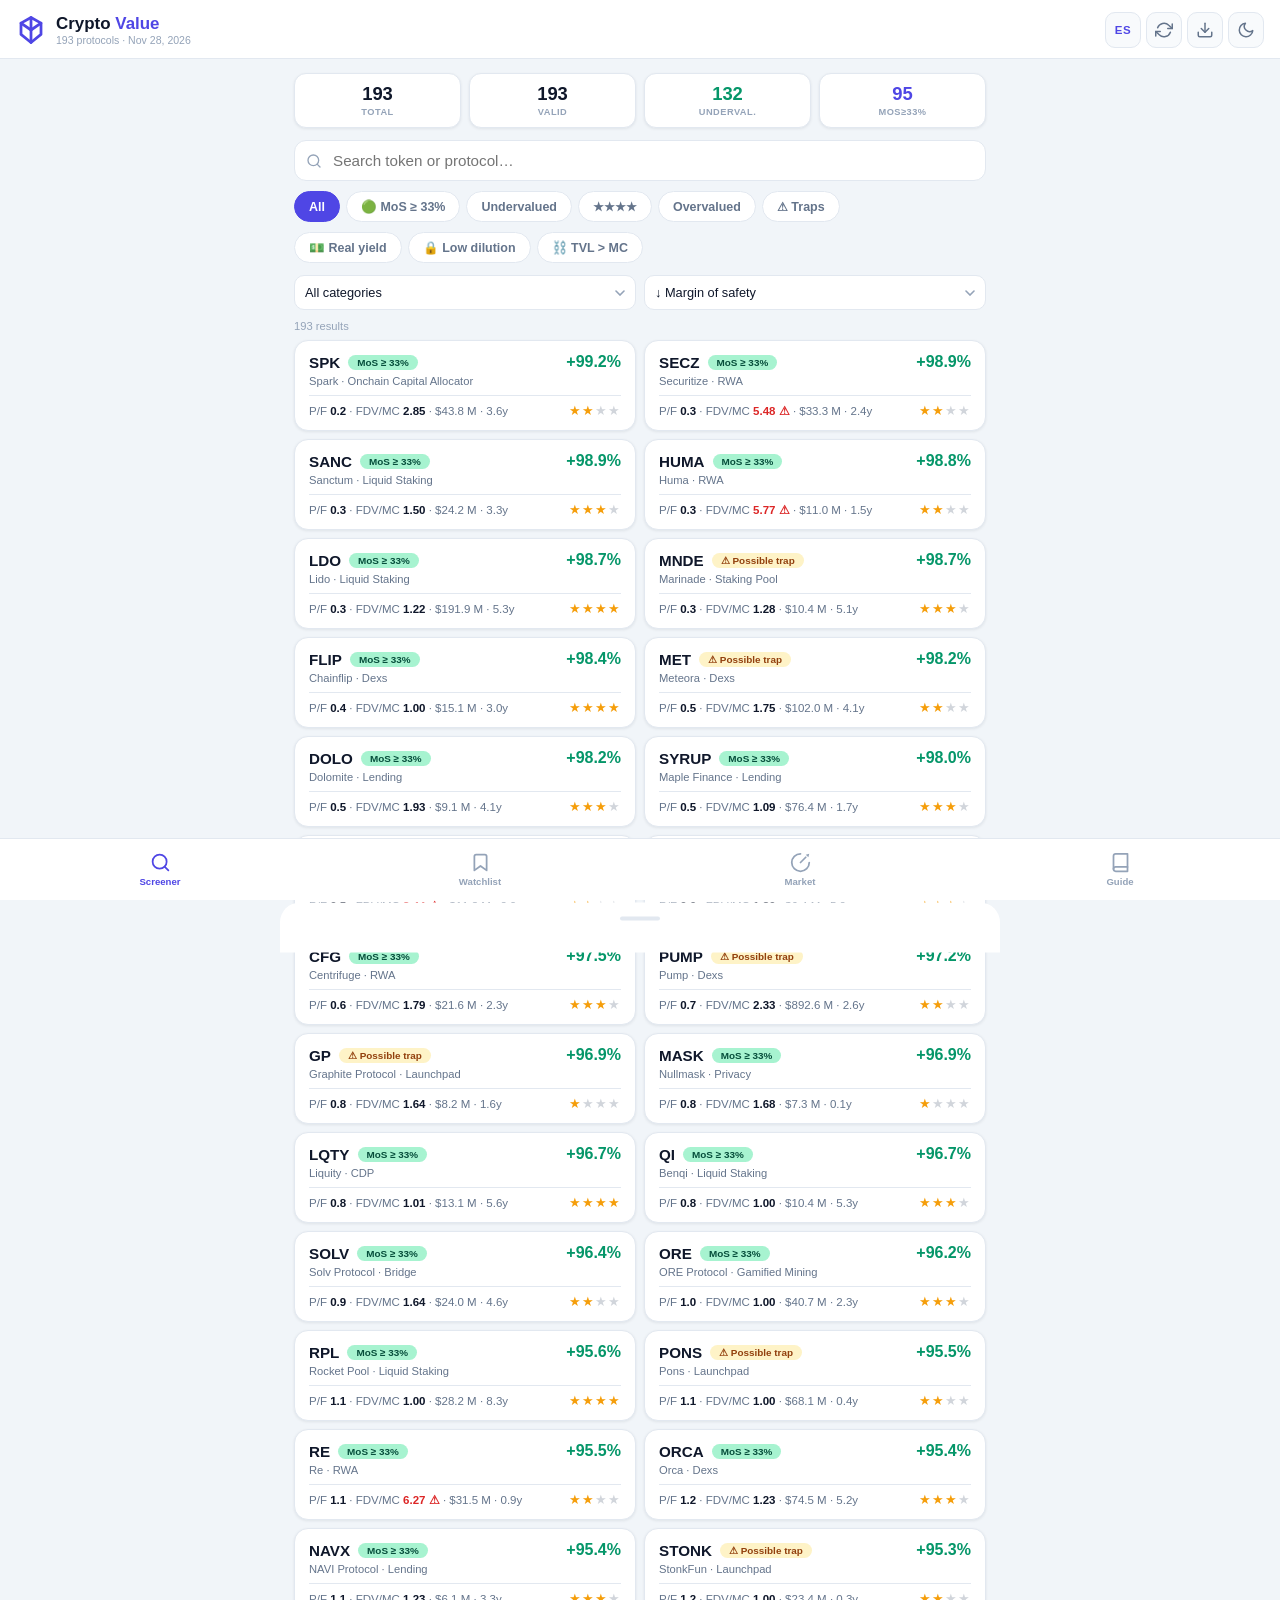
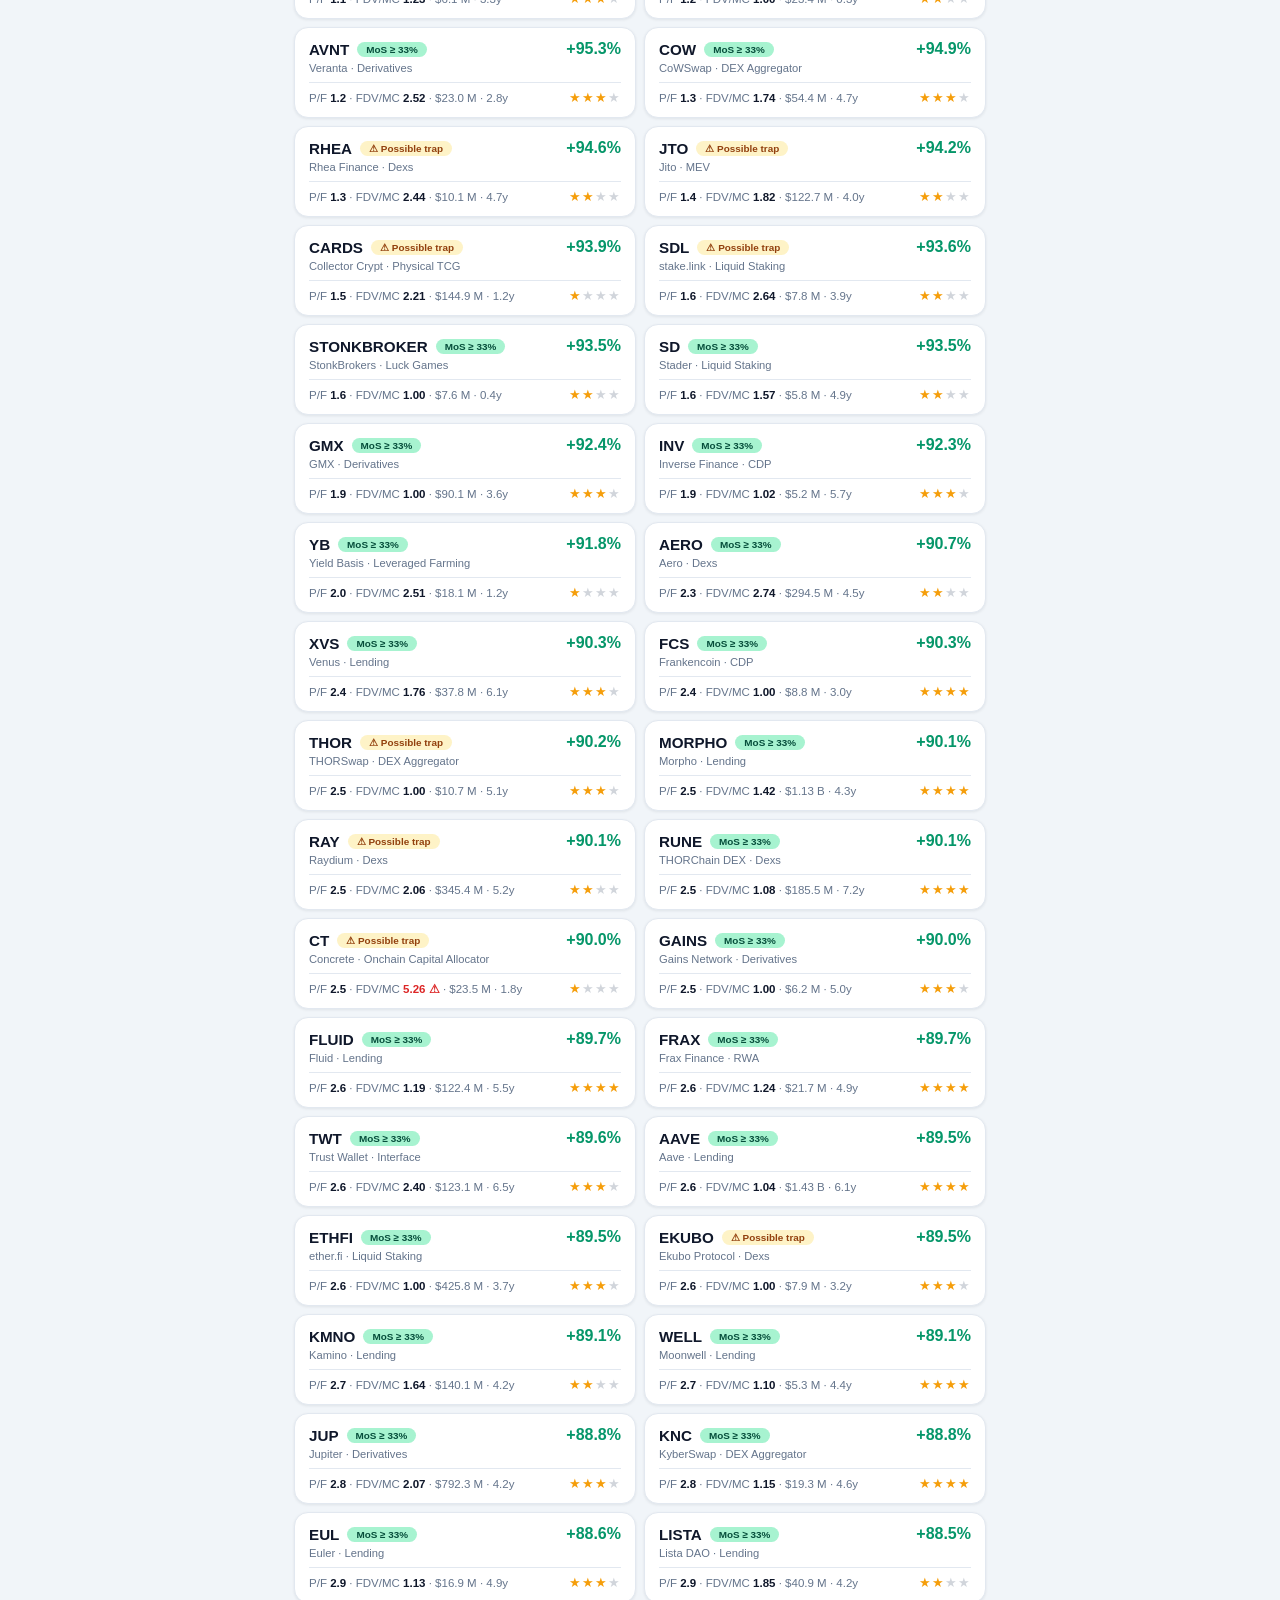
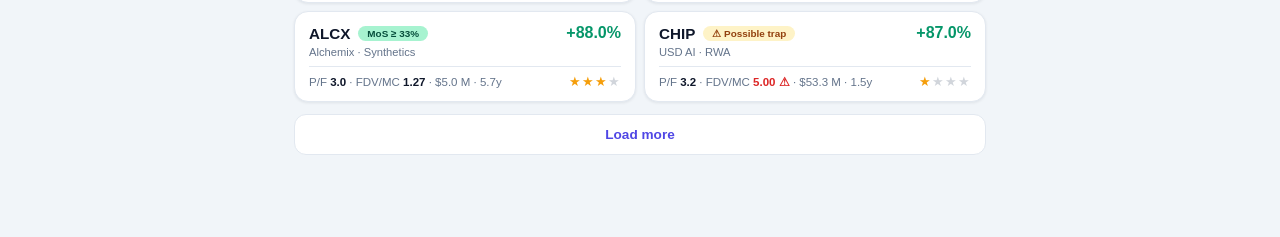
<file: app/index.html>
<!DOCTYPE html>
<html lang="es">
<head>
<meta charset="UTF-8">
<meta name="viewport" content="width=device-width, initial-scale=1.0, viewport-fit=cover">
<meta name="theme-color" content="#4338ca" media="(prefers-color-scheme: light)">
<meta name="theme-color" content="#0c0f1d" media="(prefers-color-scheme: dark)">
<meta name="description" content="Screener de protocolos crypto subvaluados por fundamentales on-chain — fees, TVL y tokenomics">
<title>Crypto Value Screener</title>
<link rel="manifest" href="manifest.json">
<link rel="icon" type="image/png" href="icons/icon-192.png">
<link rel="apple-touch-icon" href="icons/icon-192.png">
<link rel="stylesheet" href="styles.css">
</head>
<body>

<!-- ═══ Header ═══ -->
<header class="hdr">
  <div class="hdr-brand">
    <svg class="hdr-logo" viewBox="0 0 24 24" fill="none" stroke="currentColor" stroke-width="2.2" stroke-linecap="round" stroke-linejoin="round"><path d="M12 2l8 4.5v9L12 22l-8-6.5v-9z"/><path d="M12 2v20"/><path d="M4 6.5l8 5.5 8-5.5"/></svg>
    <div>
      <h1>Crypto <span>Value</span></h1>
      <div class="hdr-sub" id="hdrUpdated">—</div>
    </div>
  </div>
  <div class="hdr-actions">
    <button class="icon-btn btn-lang" id="btnLang" aria-label="Switch language">EN</button>
    <button class="icon-btn" id="btnRefresh" data-i18n-title="tt_refresh" aria-label="Refresh">
      <svg viewBox="0 0 24 24" fill="none" stroke="currentColor" stroke-width="2" stroke-linecap="round" stroke-linejoin="round"><polyline points="23 4 23 10 17 10"/><polyline points="1 20 1 14 7 14"/><path d="M3.51 9a9 9 0 0 1 14.85-3.36L23 10M1 14l4.64 4.36A9 9 0 0 0 20.49 15"/></svg>
    </button>
    <button class="icon-btn" id="btnImport" data-i18n-title="tt_import" aria-label="Import">
      <svg viewBox="0 0 24 24" fill="none" stroke="currentColor" stroke-width="2" stroke-linecap="round" stroke-linejoin="round"><path d="M21 15v4a2 2 0 0 1-2 2H5a2 2 0 0 1-2-2v-4"/><polyline points="7 10 12 15 17 10"/><line x1="12" y1="15" x2="12" y2="3"/></svg>
    </button>
    <button class="icon-btn" id="btnTheme" data-i18n-title="tt_theme" aria-label="Theme">
      <svg id="iconMoon" viewBox="0 0 24 24" fill="none" stroke="currentColor" stroke-width="2" stroke-linecap="round" stroke-linejoin="round"><path d="M21 12.79A9 9 0 1 1 11.21 3 7 7 0 0 0 21 12.79z"/></svg>
      <svg id="iconSun" viewBox="0 0 24 24" fill="none" stroke="currentColor" stroke-width="2" stroke-linecap="round" stroke-linejoin="round" style="display:none"><circle cx="12" cy="12" r="5"/><line x1="12" y1="1" x2="12" y2="3"/><line x1="12" y1="21" x2="12" y2="23"/><line x1="4.22" y1="4.22" x2="5.64" y2="5.64"/><line x1="18.36" y1="18.36" x2="19.78" y2="19.78"/><line x1="1" y1="12" x2="3" y2="12"/><line x1="21" y1="12" x2="23" y2="12"/><line x1="4.22" y1="19.78" x2="5.64" y2="18.36"/><line x1="18.36" y1="5.64" x2="19.78" y2="4.22"/></svg>
    </button>
  </div>
  <input type="file" id="fileImport" accept=".json,.js" hidden>
</header>

<main id="main">

<!-- ═══ VISTA: SCREENER ═══ -->
<section class="view active" id="view-screener">
  <div class="stats-row" id="statsRow"></div>

  <div class="search-wrap">
    <svg viewBox="0 0 24 24" fill="none" stroke="currentColor" stroke-width="2" stroke-linecap="round"><circle cx="11" cy="11" r="8"/><line x1="21" y1="21" x2="16.65" y2="16.65"/></svg>
    <input type="search" id="searchBox" data-i18n-ph="search_ph" placeholder="Buscar token o protocolo…" autocomplete="off">
  </div>

  <div class="chips-scroll" id="filterChips">
    <button class="chip active" data-filter="all" data-i18n="f_all">Todos</button>
    <button class="chip" data-filter="strong" data-i18n="f_strong">🟢 MoS ≥ 33%</button>
    <button class="chip" data-filter="under" data-i18n="f_under">Subvaluados</button>
    <button class="chip" data-filter="stars4" data-i18n="f_stars4">★★★★</button>
    <button class="chip" data-filter="over" data-i18n="f_over">Sobrevaluados</button>
    <button class="chip" data-filter="trap" data-i18n="f_trap">⚠ Trampas</button>
  </div>

  <div class="chips-scroll" id="qualityChips">
    <button class="chip chip-q" data-q="yield" data-i18n="f_qyield">💵 Real yield</button>
    <button class="chip chip-q" data-q="dilution" data-i18n="f_qdil">🔒 Dilución baja</button>
    <button class="chip chip-q" data-q="tvl" data-i18n="f_qtvl">⛓️ TVL &gt; MC</button>
  </div>

  <div class="selects-row">
    <select id="sectorSel" aria-label="Categoría"></select>
    <select id="sortSel" aria-label="Sort">
      <option value="mos" data-i18n="sort_mos">↓ Margen de seguridad</option>
      <option value="mosfdv" data-i18n="sort_mosfdv">↓ MoS diluido (FDV)</option>
      <option value="stars" data-i18n="sort_stars">↓ Estrellas</option>
      <option value="pf" data-i18n="sort_pf">↑ P/F</option>
      <option value="fdv_mc" data-i18n="sort_fdv">↑ FDV/MC</option>
      <option value="yield" data-i18n="sort_yield">↓ Real yield</option>
      <option value="age" data-i18n="sort_age">↓ Antigüedad</option>
      <option value="fees30d" data-i18n="sort_fees">↓ Fees 30d</option>
      <option value="mcap" data-i18n="sort_mcap">↓ Capitalización</option>
      <option value="ticker" data-i18n="sort_ticker">A–Z Token</option>
    </select>
  </div>

  <div class="result-count" id="resultCount"></div>
  <div class="stock-list" id="stockList"></div>
  <button class="btn-more" id="btnMore" data-i18n="load_more" style="display:none">Cargar más</button>
</section>

<!-- ═══ VISTA: WATCHLIST ═══ -->
<section class="view" id="view-watchlist">
  <div class="card">
    <div class="card-title" data-i18n="wl_add_title">➕ Agregar protocolo manual</div>
    <div class="form-grid">
      <div class="fg"><label for="fTk">Token</label><input id="fTk" type="text" placeholder="UNI" maxlength="12" autocapitalize="characters"></div>
      <div class="fg"><label for="fMc" data-i18n="wl_mcap">Market cap ($M)</label><input id="fMc" type="number" inputmode="decimal" placeholder="2190" min="0" step="0.1"></div>
      <div class="fg"><label for="fFe" data-i18n="wl_fees">Fees anuales ($M)</label><input id="fFe" type="number" inputmode="decimal" placeholder="880" min="0" step="0.1"></div>
      <div class="fg"><label for="fFd" data-i18n="wl_fdv">FDV ($M, opcional)</label><input id="fFd" type="number" inputmode="decimal" placeholder="3140" min="0" step="0.1"></div>
      <div class="fg fg-full"><label for="fNm" data-i18n="wl_name">Nombre (opcional)</label><input id="fNm" type="text" data-i18n-ph="wl_name_ph" placeholder="Uniswap"></div>
    </div>
    <button class="btn-primary" id="btnAdd" data-i18n="wl_add_btn">Agregar a watchlist</button>
    <p class="form-hint" data-i18n="wl_hint">Fees anualizados en <a href="https://defillama.com/fees" target="_blank" rel="noopener">defillama.com/fees</a> · Market cap y FDV en <a href="https://www.coingecko.com" target="_blank" rel="noopener">coingecko.com</a></p>
  </div>
  <div class="card">
    <div class="card-head">
      <span class="card-title" data-i18n="wl_my">Mi watchlist</span>
      <span class="card-count" id="wlCount"></span>
    </div>
    <div id="wlBody"></div>
  </div>
</section>

<!-- ═══ VISTA: MERCADO ═══ -->
<section class="view" id="view-market">
  <div class="card">
    <div class="card-title" data-i18n="fng_title">Fear &amp; Greed Index — sentimiento del mercado</div>
    <div class="bi-flex">
      <div id="fngGauge"></div>
      <div class="bi-info">
        <div class="bi-num-row"><span class="bi-num" id="fngNum">—</span><span class="bi-unit" data-i18n="fng_unit">/ 100</span></div>
        <span class="bi-pill" id="fngPill">—</span>
        <div class="bi-date" id="fngDate"></div>
      </div>
    </div>
    <div class="bi-zones">
      <span class="zone z-green" data-i18n="fz1">&lt;25 Miedo extremo</span>
      <span class="zone z-yellow" data-i18n="fz2">25–55 Miedo/Neutral</span>
      <span class="zone z-orange" data-i18n="fz3">55–75 Codicia</span>
      <span class="zone z-red" data-i18n="fz4">&gt;75 Codicia extrema</span>
    </div>
    <p class="form-hint" data-i18n="fng_hint">Para un inversor de valor, el <strong>miedo extremo</strong> suele ser el mejor momento para buscar; la <strong>codicia extrema</strong>, para tener cautela. Fuente: alternative.me</p>
  </div>

  <div class="card">
    <div class="card-title" data-i18n="gl_title">🌐 Mercado global</div>
    <div class="stats-row stats-market" id="globalStats"></div>
  </div>

  <div class="card">
    <div class="card-head">
      <span class="card-title" data-i18n="hist_title">📈 P/F mediano — histórico</span>
      <span class="card-count" id="histLast"></span>
    </div>
    <div id="histChart"></div>
    <p class="form-hint" data-i18n="hist_hint">El "Indicador Buffett de crypto": si el P/F mediano de todo el universo es bajo, el mercado entero está barato contra su actividad real — y un MoS individual vale como ranking, no como señal absoluta. La serie se construye día a día con cada corrida.</p>
  </div>

  <div class="card">
    <div class="card-head">
      <span class="card-title" data-i18n="feesch_title">🔥 Fees del mercado — 1 año <span class="card-title-note">(30d anualizados)</span></span>
      <span class="card-count" id="feesLast"></span>
    </div>
    <div id="feesChart"></div>
    <p class="form-hint" data-i18n="feesch_hint">Suma de fees de todos los protocolos con datos en DefiLlama, anualizada. Es el "PIB on-chain": la actividad económica real del mercado, sin precio de por medio.</p>
  </div>

  <div class="card">
    <div class="card-title" data-i18n="sec_title">🟢 Oportunidades por categoría <span class="card-title-note">(MoS ≥ 0%)</span></div>
    <div id="sectorBars"></div>
  </div>

  <div class="card">
    <div class="card-title" data-i18n="top_title">⭐ Top 10 — MoS ajustado por dilución</div>
    <div id="topList"></div>
  </div>

  <div class="card">
    <div class="card-title" data-i18n="yield_title">💵 Top 10 — Real yield a holders</div>
    <div id="yieldList"></div>
  </div>
</section>

<!-- ═══ VISTA: GUÍA ═══ -->
<section class="view" id="view-guide">
  <div class="card">
    <div class="card-title" data-i18n="g_pitch_title">💎 ¿Por qué esta app?</div>
    <ul class="guide-list">
      <li data-i18n="g_p1">Existen decenas de miles de tokens. La inmensa mayoría <strong>no genera un solo dólar</strong> de ingresos verificables. Esta app parte de la pregunta de Benjamin Graham: <em>¿qué recibes a cambio de lo que pagas?</em></li>
      <li data-i18n="g_p2">Aquí solo entran los <strong>~200 protocolos y chains con comisiones reales medibles on-chain</strong> — negocios con "estado de resultados" público e imposible de falsear. El resto ni se valora.</li>
      <li data-i18n="g_p3">A esos pocos se les aplica disciplina de valor: precio contra actividad real (P/F), castigo a la dilución futura (MoS diluido), premio a los sobrevivientes de ciclos y a los que reparten fees a sus holders.</li>
      <li data-i18n="g_p4">El resultado: en un mercado dominado por narrativas, <strong>una lista corta de negocios medibles ordenada por descuento</strong> — y un detector de gangas falsas.</li>
    </ul>
  </div>
  <div class="card">
    <div class="card-title" data-i18n="g_method_title">📐 Método: Graham traducido a crypto</div>
    <div class="formula">MoS = 1 − P/F ÷ 25</div>
    <ul class="guide-list">
      <li data-i18n="g_m1"><strong>P/F</strong> — market cap ÷ fees anualizados (30d × 12.2). El "P/E de crypto": cuánto pagas por cada dólar de comisiones que genera el protocolo.</li>
      <li data-i18n="g_m2"><strong>25</strong> — P/F de referencia ("justo"). P/F &lt; 25 → el protocolo cotiza barato frente a su actividad real.</li>
      <li data-i18n="g_m3"><strong>FDV/MC</strong> — dilución pendiente. FDV/MC alto = vienen desbloqueos de tokens que diluirán a los holders (el análogo a la deuda). FDV/MC &gt; 3 se marca con ⚠ en la tarjeta.</li>
      <li data-i18n="g_m3b"><strong>MoS diluido</strong> — el mismo margen de seguridad pero calculado sobre FDV: asume que ya se emitieron todos los tokens. Es el número "pesimista honesto" y el que usa el Top 10.</li>
      <li data-i18n="g_m4"><strong>MC/TVL</strong> — análogo al P/B: si el token vale menos que el capital depositado en el protocolo, hay respaldo.</li>
      <li data-i18n="g_m5"><strong>Real yield</strong> — fees que se reparten a holders/stakers: el "dividendo" on-chain.</li>
      <li data-i18n="g_m6"><strong>Edad ≥ 2 años</strong> — sobrevivir un ciclo bajista es el filtro de calidad más duro que existe en crypto.</li>
      <li data-i18n="g_m7">Solo entran protocolos con <strong>fees reales ≥ $30k/30d</strong> — negocios verificables on-chain, no promesas.</li>
    </ul>
  </div>
  <div class="card">
    <div class="card-title" data-i18n="g_stars_title">★ Score de 4 estrellas</div>
    <ul class="guide-list">
      <li data-i18n="g_s1">★ P/F ≤ 25 — barato frente a sus fees</li>
      <li data-i18n="g_s2">★ FDV/MC ≤ 1.5 — poca dilución futura</li>
      <li data-i18n="g_s3">★ Fees creciendo (30d vs 30d anteriores)</li>
      <li data-i18n="g_s4">★ Edad ≥ 2 años — sobrevivió al menos un ciclo</li>
    </ul>
  </div>
  <div class="warn-box" data-i18n="g_trap">
    ⚠️ <strong>Trampas de valor:</strong> un P/F bajísimo con fees en caída (&gt;30%) suele indicar un protocolo muriendo, no una ganga. La app los marca con ⚠. En crypto, barato + deterioro = trampa, igual que en acciones.
  </div>
  <div class="warn-box info" data-i18n="g_absent">
    🔍 <strong>¿Buscaste un token y no aparece?</strong> Eso también es información — y de la importante. Significa que DefiLlama no le mide fees: no tiene actividad económica on-chain verificable (ej. Theta, VeChain). Para este método es como una empresa que no publica estado de resultados: no está barata ni cara — <strong>no hay con qué valuarla</strong>. Nota aparte: BTC sí aparece pero saldrá siempre "carísimo" en P/F; su tesis es reserva de valor, no negocio de comisiones — este método no aplica para él.
  </div>
  <div class="card">
    <div class="card-title" data-i18n="g_upd_title">🔄 Cómo actualizar los datos</div>
    <ol class="guide-steps">
      <li data-i18n="g_u1"><strong>Automático:</strong> cada día un robot en la nube (GitHub Actions) baja fees de DefiLlama y precios de CoinGecko, y publica los datos nuevos.</li>
      <li data-i18n="g_u2">En la app, toca <strong>🔄 Actualizar</strong> (arriba a la derecha). También se refrescan solos al abrir la app con internet.</li>
      <li data-i18n="g_u3"><strong>Manual (respaldo):</strong> corre <code>run_screener.bat</code> en tu PC y usa <strong>⬇ Importar</strong> con el archivo <code>crypto_screen.json</code>.</li>
    </ol>
    <p class="form-hint" data-i18n="g_upd_hint">Los datos se guardan en el teléfono y quedan disponibles sin conexión.</p>
  </div>
  <div class="warn-box" data-i18n="g_dex">
    ℹ️ <strong>Nota sobre DEXs:</strong> en exchanges descentralizados la mayoría de los fees va a los proveedores de liquidez, no al token. Revisa también el <strong>P/R</strong> (revenue del protocolo) en el detalle.
  </div>
  <div class="warn-box info" data-i18n="g_edu">
    ℹ️ Esta app es una herramienta educativa de análisis cuantitativo. Crypto es un mercado extremadamente volátil donde los fundamentales pesan menos que en acciones. No constituye asesoría de inversión.
  </div>
  <div class="card coffee-card">
    <div class="card-title" data-i18n="coffee_title">☕ ¿Te resulta útil?</div>
    <p class="coffee-text" data-i18n="coffee_text">Esta app es gratuita, sin anuncios y sin recolección de datos. Si te ayuda en tus análisis, puedes invitarme un café.</p>
    <a class="btn-coffee" href="https://ko-fi.com/faustomanjarrez" target="_blank" rel="noopener" data-i18n="coffee_btn">☕ Invítame un café</a>
  </div>
  <p class="legal-links"><a href="privacidad.html" data-i18n="legal_privacy">Política de privacidad</a> · <a href="https://github.com/faustomanjarrez/crypto-screener" target="_blank" rel="noopener" data-i18n="legal_source">Código fuente</a> · v1.5</p>
</section>

</main>

<!-- ═══ Bottom Nav ═══ -->
<nav class="bottom-nav">
  <button class="nav-item active" data-view="screener">
    <svg viewBox="0 0 24 24" fill="none" stroke="currentColor" stroke-width="2" stroke-linecap="round"><circle cx="11" cy="11" r="8"/><line x1="21" y1="21" x2="16.65" y2="16.65"/></svg>
    <span data-i18n="nav_screener">Screener</span>
  </button>
  <button class="nav-item" data-view="watchlist">
    <svg viewBox="0 0 24 24" fill="none" stroke="currentColor" stroke-width="2" stroke-linecap="round" stroke-linejoin="round"><path d="M19 21l-7-5-7 5V5a2 2 0 0 1 2-2h10a2 2 0 0 1 2 2z"/></svg>
    <span data-i18n="nav_watchlist">Watchlist</span>
  </button>
  <button class="nav-item" data-view="market">
    <svg viewBox="0 0 24 24" fill="none" stroke="currentColor" stroke-width="2" stroke-linecap="round" stroke-linejoin="round"><path d="M12 2a10 10 0 1 0 10 10"/><path d="M12 12l6-6"/><path d="M22 2l-4 1 3 3z" fill="currentColor" stroke="none"/></svg>
    <span data-i18n="nav_market">Mercado</span>
  </button>
  <button class="nav-item" data-view="guide">
    <svg viewBox="0 0 24 24" fill="none" stroke="currentColor" stroke-width="2" stroke-linecap="round" stroke-linejoin="round"><path d="M4 19.5A2.5 2.5 0 0 1 6.5 17H20"/><path d="M6.5 2H20v20H6.5A2.5 2.5 0 0 1 4 19.5v-15A2.5 2.5 0 0 1 6.5 2z"/></svg>
    <span data-i18n="nav_guide">Guía</span>
  </button>
</nav>

<!-- ═══ Detail Sheet ═══ -->
<div class="sheet-backdrop" id="sheetBackdrop"></div>
<div class="sheet" id="sheet" role="dialog" aria-modal="true">
  <div class="sheet-handle"></div>
  <div id="sheetBody"></div>
</div>

<div class="toast" id="toast"></div>

<script src="data.js"></script>
<script src="i18n.js"></script>
<script src="app.js"></script>
</body>
</html>
</file>
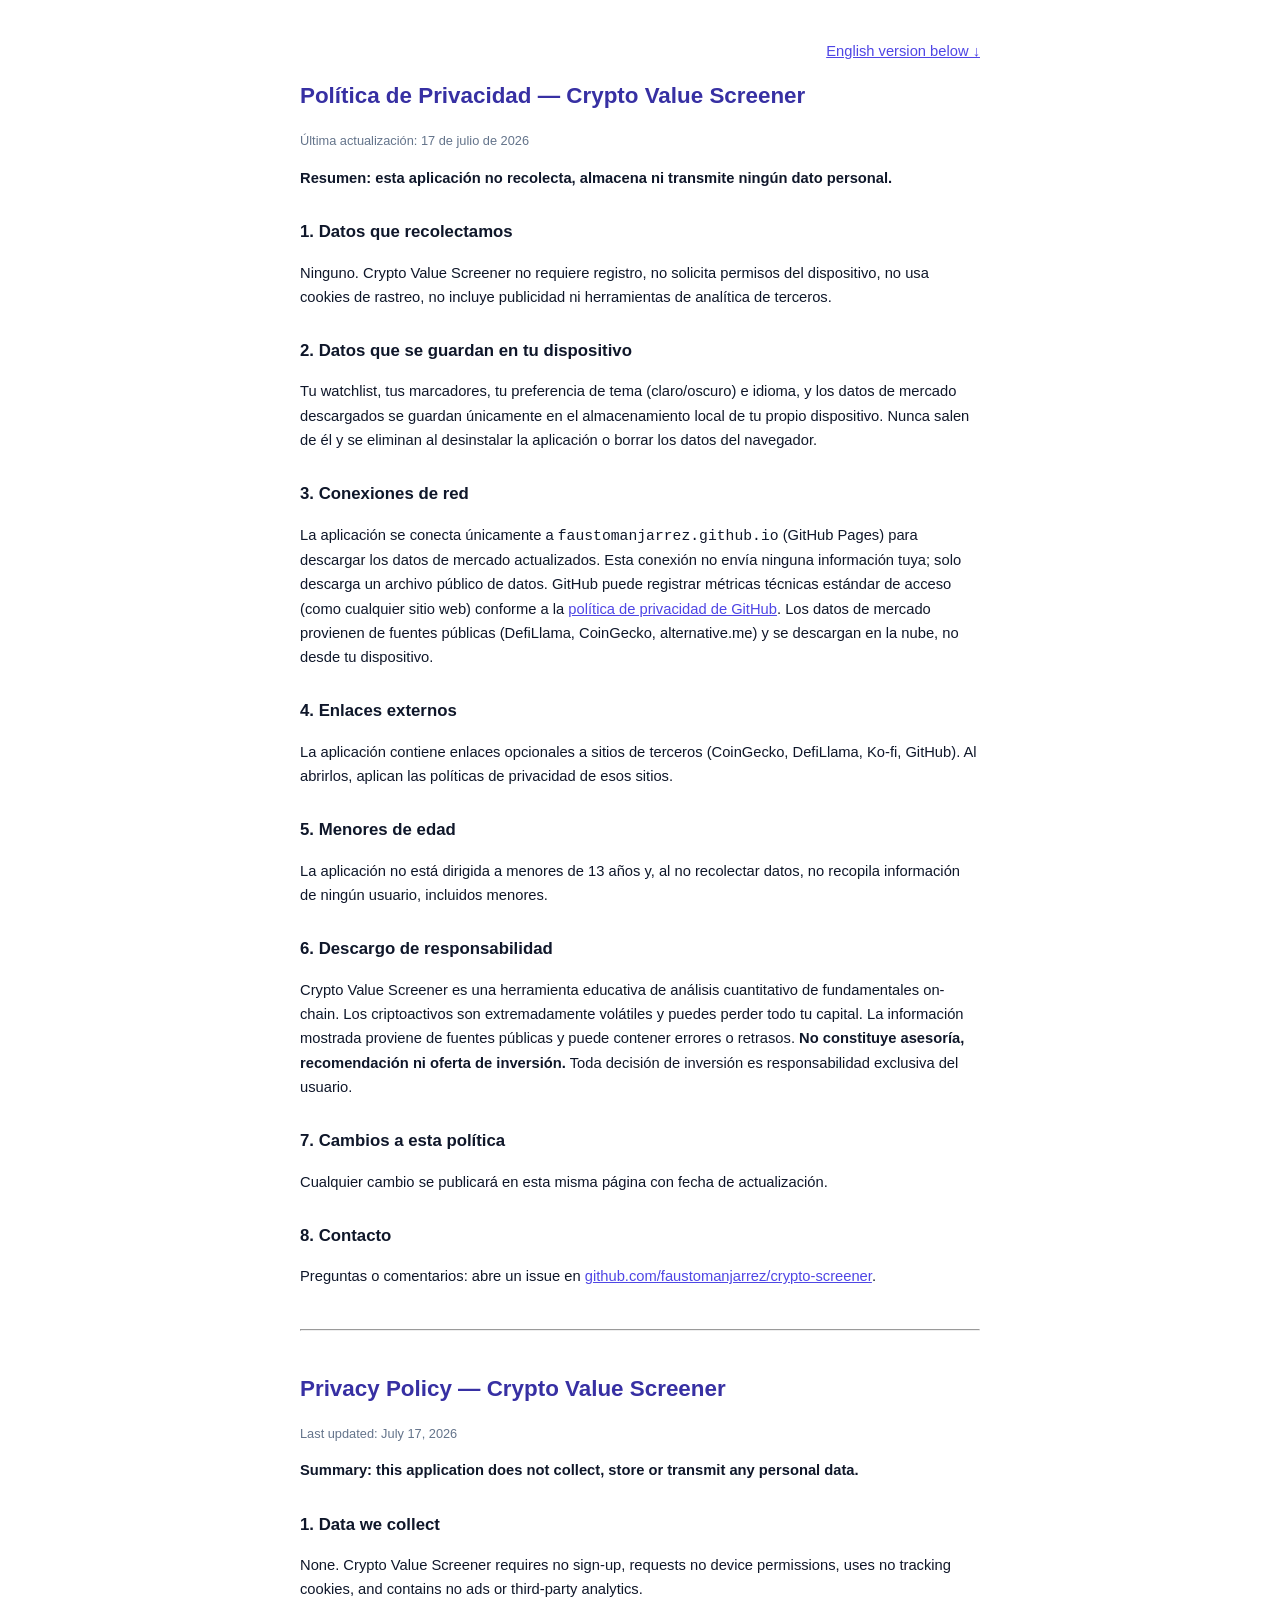
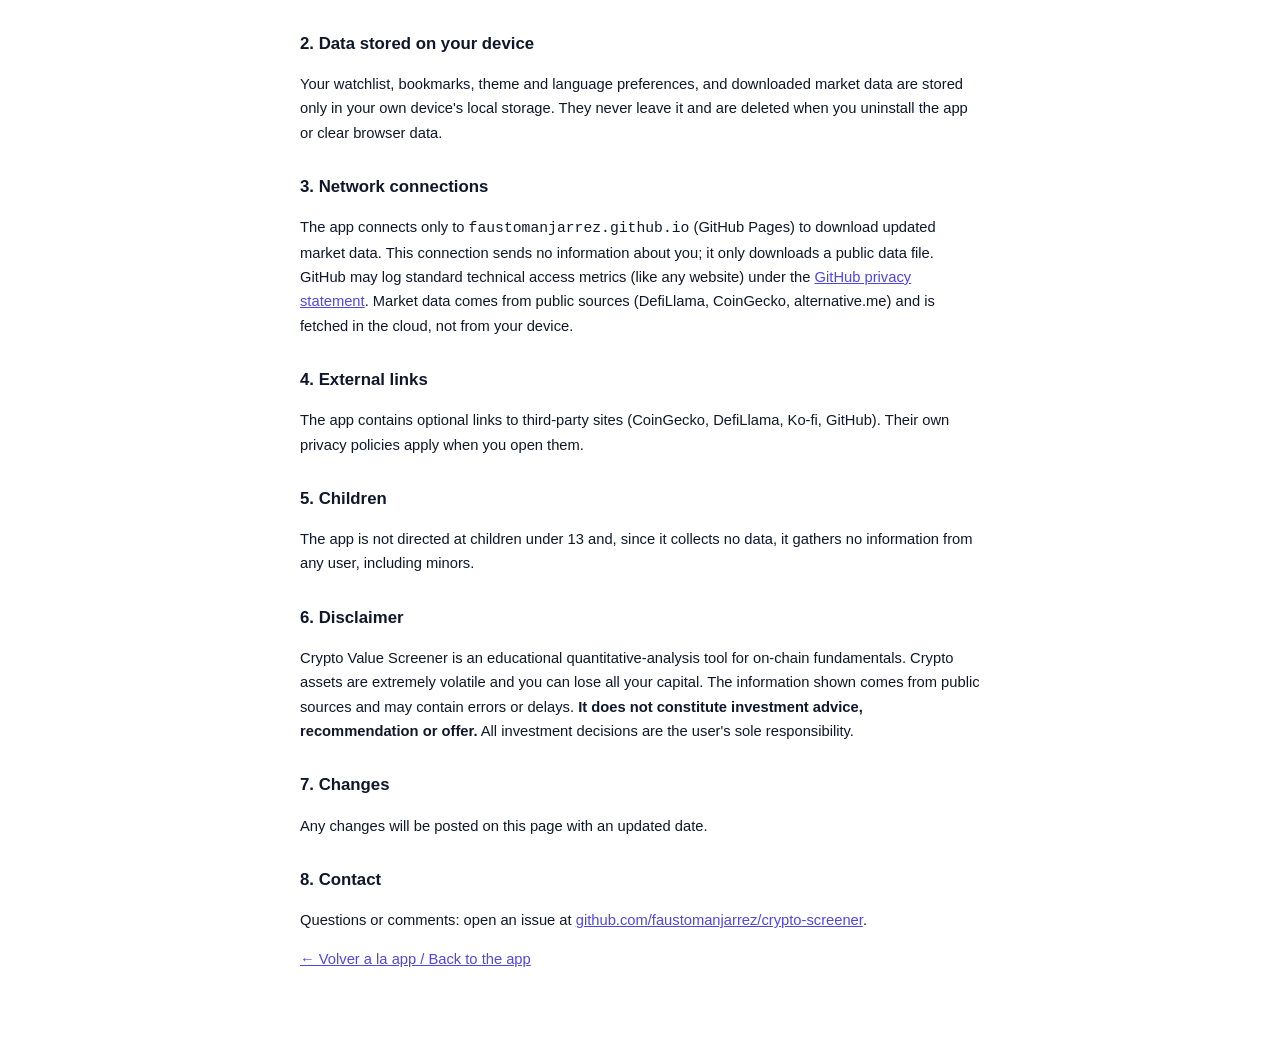
<file: app/privacidad.html>
<!DOCTYPE html>
<html lang="es">
<head>
<meta charset="UTF-8">
<meta name="viewport" content="width=device-width, initial-scale=1.0">
<title>Política de Privacidad — Crypto Value Screener</title>
<style>
  body { font-family: -apple-system, BlinkMacSystemFont, 'Segoe UI', Roboto, sans-serif;
         max-width: 680px; margin: 0 auto; padding: 24px 18px 60px; color: #0f172a; line-height: 1.65; }
  h1 { font-size: 1.4rem; color: #3730a3; }
  h2 { font-size: 1.05rem; margin-top: 28px; }
  p, li { font-size: .92rem; }
  .updated { color: #64748b; font-size: .8rem; }
  a { color: #4f46e5; }
  @media (prefers-color-scheme: dark) {
    body { background: #0c0f1d; color: #e2e8f0; }
    h1 { color: #c7d2fe; } a { color: #818cf8; }
  }
</style>
</head>
<body>
<p style="text-align:right"><a href="#english">English version below ↓</a></p>
<h1>Política de Privacidad — Crypto Value Screener</h1>
<p class="updated">Última actualización: 17 de julio de 2026</p>

<p><strong>Resumen: esta aplicación no recolecta, almacena ni transmite ningún dato personal.</strong></p>

<h2>1. Datos que recolectamos</h2>
<p>Ninguno. Crypto Value Screener no requiere registro, no solicita permisos del dispositivo,
no usa cookies de rastreo, no incluye publicidad ni herramientas de analítica de terceros.</p>

<h2>2. Datos que se guardan en tu dispositivo</h2>
<p>Tu watchlist, tus marcadores, tu preferencia de tema (claro/oscuro) e idioma, y los datos
de mercado descargados se guardan únicamente en el almacenamiento local de tu propio
dispositivo. Nunca salen de él y se eliminan al desinstalar la aplicación o borrar los
datos del navegador.</p>

<h2>3. Conexiones de red</h2>
<p>La aplicación se conecta únicamente a <code>faustomanjarrez.github.io</code> (GitHub Pages)
para descargar los datos de mercado actualizados. Esta conexión no envía ninguna información
tuya; solo descarga un archivo público de datos. GitHub puede registrar métricas técnicas
estándar de acceso (como cualquier sitio web) conforme a la
<a href="https://docs.github.com/es/site-policy/privacy-policies/github-general-privacy-statement" target="_blank" rel="noopener">política de privacidad de GitHub</a>.
Los datos de mercado provienen de fuentes públicas (DefiLlama, CoinGecko, alternative.me)
y se descargan en la nube, no desde tu dispositivo.</p>

<h2>4. Enlaces externos</h2>
<p>La aplicación contiene enlaces opcionales a sitios de terceros (CoinGecko, DefiLlama,
Ko-fi, GitHub). Al abrirlos, aplican las políticas de privacidad de esos sitios.</p>

<h2>5. Menores de edad</h2>
<p>La aplicación no está dirigida a menores de 13 años y, al no recolectar datos, no recopila
información de ningún usuario, incluidos menores.</p>

<h2>6. Descargo de responsabilidad</h2>
<p>Crypto Value Screener es una herramienta educativa de análisis cuantitativo de
fundamentales on-chain. Los criptoactivos son extremadamente volátiles y puedes perder
todo tu capital. La información mostrada proviene de fuentes públicas y puede contener
errores o retrasos. <strong>No constituye asesoría, recomendación ni oferta de inversión.</strong>
Toda decisión de inversión es responsabilidad exclusiva del usuario.</p>

<h2>7. Cambios a esta política</h2>
<p>Cualquier cambio se publicará en esta misma página con fecha de actualización.</p>

<h2>8. Contacto</h2>
<p>Preguntas o comentarios: abre un issue en
<a href="https://github.com/faustomanjarrez/crypto-screener/issues" target="_blank" rel="noopener">github.com/faustomanjarrez/crypto-screener</a>.</p>

<hr id="english" style="margin:40px 0">

<h1>Privacy Policy — Crypto Value Screener</h1>
<p class="updated">Last updated: July 17, 2026</p>

<p><strong>Summary: this application does not collect, store or transmit any personal data.</strong></p>

<h2>1. Data we collect</h2>
<p>None. Crypto Value Screener requires no sign-up, requests no device permissions,
uses no tracking cookies, and contains no ads or third-party analytics.</p>

<h2>2. Data stored on your device</h2>
<p>Your watchlist, bookmarks, theme and language preferences, and downloaded market data
are stored only in your own device's local storage. They never leave it and are deleted
when you uninstall the app or clear browser data.</p>

<h2>3. Network connections</h2>
<p>The app connects only to <code>faustomanjarrez.github.io</code> (GitHub Pages) to
download updated market data. This connection sends no information about you; it only
downloads a public data file. GitHub may log standard technical access metrics (like any
website) under the
<a href="https://docs.github.com/en/site-policy/privacy-policies/github-general-privacy-statement" target="_blank" rel="noopener">GitHub privacy statement</a>.
Market data comes from public sources (DefiLlama, CoinGecko, alternative.me) and is
fetched in the cloud, not from your device.</p>

<h2>4. External links</h2>
<p>The app contains optional links to third-party sites (CoinGecko, DefiLlama, Ko-fi,
GitHub). Their own privacy policies apply when you open them.</p>

<h2>5. Children</h2>
<p>The app is not directed at children under 13 and, since it collects no data, it
gathers no information from any user, including minors.</p>

<h2>6. Disclaimer</h2>
<p>Crypto Value Screener is an educational quantitative-analysis tool for on-chain
fundamentals. Crypto assets are extremely volatile and you can lose all your capital.
The information shown comes from public sources and may contain errors or delays.
<strong>It does not constitute investment advice, recommendation or offer.</strong>
All investment decisions are the user's sole responsibility.</p>

<h2>7. Changes</h2>
<p>Any changes will be posted on this page with an updated date.</p>

<h2>8. Contact</h2>
<p>Questions or comments: open an issue at
<a href="https://github.com/faustomanjarrez/crypto-screener/issues" target="_blank" rel="noopener">github.com/faustomanjarrez/crypto-screener</a>.</p>

<p><a href="index.html">← Volver a la app / Back to the app</a></p>
</body>
</html>
</file>
<file: app/styles.css>
/* ═══ Crypto Value Screener — mobile-first PWA ═══ */
:root {
  --bg: #f1f5f9;
  --surface: #ffffff;
  --surface2: #f8fafc;
  --border: #e2e8f0;
  --text: #0f172a;
  --text2: #64748b;
  --text3: #94a3b8;
  --accent: #4f46e5;
  --accent-soft: #e0e7ff;
  --accent-text: #3730a3;
  --green: #059669;
  --green-bg: #d1fae5;
  --green-text: #065f46;
  --strong-bg: #a7f3d0;
  --strong-text: #064e3b;
  --yellow-bg: #fef3c7;
  --yellow-text: #92400e;
  --orange-bg: #ffedd5;
  --orange-text: #c2410c;
  --red: #dc2626;
  --red-bg: #fee2e2;
  --red-text: #991b1b;
  --gray-bg: #f1f5f9;
  --gray-text: #475569;
  --star: #f59e0b;
  --star-off: #d1d5db;
  --shadow: 0 1px 3px rgba(15, 23, 42, .08);
  --nav-h: 62px;
}
[data-theme="dark"] {
  --bg: #0c0f1d;
  --surface: #141930;
  --surface2: #1b2140;
  --border: #2a3357;
  --text: #e2e8f0;
  --text2: #94a3b8;
  --text3: #64748b;
  --accent: #818cf8;
  --accent-soft: #312e81;
  --accent-text: #c7d2fe;
  --green: #34d399;
  --green-bg: #064e3b;
  --green-text: #6ee7b7;
  --strong-bg: #065f46;
  --strong-text: #a7f3d0;
  --yellow-bg: #452c03;
  --yellow-text: #fcd34d;
  --orange-bg: #431407;
  --orange-text: #fdba74;
  --red: #f87171;
  --red-bg: #450a0a;
  --red-text: #fca5a5;
  --gray-bg: #1e2542;
  --gray-text: #94a3b8;
  --star: #fbbf24;
  --star-off: #334155;
  --shadow: 0 1px 3px rgba(0, 0, 0, .4);
}

* { margin: 0; padding: 0; box-sizing: border-box; -webkit-tap-highlight-color: transparent; }
html { scroll-behavior: smooth; }
body {
  font-family: -apple-system, BlinkMacSystemFont, 'Segoe UI', Roboto, sans-serif;
  background: var(--bg); color: var(--text);
  padding-bottom: calc(var(--nav-h) + env(safe-area-inset-bottom));
  min-height: 100vh;
  transition: background .2s, color .2s;
}
button { font-family: inherit; cursor: pointer; }
input, select { font-family: inherit; color: var(--text); }

/* ═══ Header ═══ */
.hdr {
  position: sticky; top: 0; z-index: 40;
  display: flex; align-items: center; justify-content: space-between;
  padding: 12px 16px calc(10px);
  padding-top: calc(12px + env(safe-area-inset-top));
  background: var(--surface);
  border-bottom: 1px solid var(--border);
}
.hdr-brand { display: flex; align-items: center; gap: 10px; }
.hdr-logo { width: 30px; height: 30px; color: var(--accent); flex-shrink: 0; }
.hdr h1 { font-size: 1.06rem; font-weight: 800; line-height: 1.15; }
.hdr h1 span { color: var(--accent); }
.hdr-sub { font-size: .66rem; color: var(--text3); }
.hdr-actions { display: flex; gap: 5px; }
@media (max-width: 400px) {
  .hdr h1 { font-size: .95rem; }
  .hdr-logo { width: 26px; height: 26px; }
}
.icon-btn {
  width: 36px; height: 36px; border-radius: 10px;
  border: 1px solid var(--border); background: var(--surface2);
  color: var(--text2); display: grid; place-items: center;
}
.icon-btn svg { width: 18px; height: 18px; }
.icon-btn:active { transform: scale(.93); }
.btn-lang { font-size: .72rem; font-weight: 800; letter-spacing: .04em; color: var(--accent); }

/* ═══ Views ═══ */
main { padding: 14px 14px 20px; max-width: 720px; margin: 0 auto; }
.view { display: none; animation: fadeIn .18s ease; }
.view.active { display: block; }
@keyframes fadeIn { from { opacity: 0; transform: translateY(4px); } to { opacity: 1; transform: none; } }

/* ═══ Stats row ═══ */
.stats-row {
  display: grid; grid-template-columns: repeat(4, 1fr); gap: 8px; margin-bottom: 12px;
}
.stats-market { grid-template-columns: repeat(4, 1fr); margin-bottom: 0; }
.stat {
  background: var(--surface); border: 1px solid var(--border); border-radius: 12px;
  padding: 10px 6px; text-align: center; box-shadow: var(--shadow);
}
.stat .v { font-size: 1.15rem; font-weight: 800; line-height: 1.1; }
.stat .l { font-size: .58rem; font-weight: 700; color: var(--text3); text-transform: uppercase; letter-spacing: .05em; margin-top: 3px; }
.stat.s-green .v { color: var(--green); }
.stat.s-strong .v { color: var(--accent); }
.stats-market .stat .v { font-size: .98rem; }

/* ═══ Search + filters ═══ */
.search-wrap { position: relative; margin-bottom: 10px; }
.search-wrap svg {
  position: absolute; left: 12px; top: 50%; transform: translateY(-50%);
  width: 16px; height: 16px; color: var(--text3); pointer-events: none;
}
.search-wrap input {
  width: 100%; padding: 11px 14px 11px 38px;
  border: 1.5px solid var(--border); border-radius: 12px;
  background: var(--surface); font-size: .95rem;
}
.search-wrap input:focus { outline: none; border-color: var(--accent); }

.chips-scroll {
  display: flex; gap: 6px; overflow-x: auto; padding-bottom: 6px; margin-bottom: 6px;
  scrollbar-width: none;
}
.chips-scroll::-webkit-scrollbar { display: none; }
.chip {
  flex-shrink: 0; padding: 7px 14px; border-radius: 20px;
  font-size: .78rem; font-weight: 600;
  border: 1.5px solid var(--border); background: var(--surface); color: var(--text2);
  white-space: nowrap;
}
.chip.active { background: var(--accent); color: #fff; border-color: var(--accent); }
#qualityChips { margin-top: -2px; }
.chip-q.active { background: var(--accent-soft); color: var(--accent-text); border-color: var(--accent); }

.selects-row { display: grid; grid-template-columns: 1fr 1fr; gap: 8px; margin-bottom: 10px; }
.selects-row select {
  width: 100%; padding: 9px 10px; border: 1.5px solid var(--border);
  border-radius: 10px; background: var(--surface); font-size: .8rem;
  appearance: none;
  background-image: url("data:image/svg+xml,%3Csvg xmlns='http://www.w3.org/2000/svg' width='10' height='6' viewBox='0 0 10 6'%3E%3Cpath d='M1 1l4 4 4-4' stroke='%2394a3b8' stroke-width='1.6' fill='none' stroke-linecap='round'/%3E%3C/svg%3E");
  background-repeat: no-repeat; background-position: right 10px center;
}
.result-count { font-size: .7rem; color: var(--text3); margin-bottom: 8px; }

/* ═══ Protocol cards ═══ */
.stock-list { display: flex; flex-direction: column; gap: 8px; }
.stock-card {
  background: var(--surface); border: 1px solid var(--border); border-radius: 14px;
  padding: 12px 14px; box-shadow: var(--shadow); cursor: pointer;
  display: grid; grid-template-columns: 1fr auto; gap: 4px 10px;
  transition: transform .08s;
}
.stock-card:active { transform: scale(.985); }
.sc-top { display: flex; align-items: center; gap: 8px; min-width: 0; }
.sc-ticker { font-weight: 800; font-size: .95rem; }
.sc-badge {
  padding: 2px 9px; border-radius: 20px; font-size: .62rem; font-weight: 700; white-space: nowrap;
}
.b-strong { background: var(--strong-bg); color: var(--strong-text); }
.b-under { background: var(--green-bg); color: var(--green-text); }
.b-fair { background: var(--yellow-bg); color: var(--yellow-text); }
.b-over { background: var(--red-bg); color: var(--red-text); }
.b-na { background: var(--gray-bg); color: var(--gray-text); }
.sc-name {
  font-size: .7rem; color: var(--text2);
  overflow: hidden; text-overflow: ellipsis; white-space: nowrap;
}
.sc-mos { text-align: right; font-weight: 800; font-size: 1rem; }
.mos-pos { color: var(--green); }
.mos-neg { color: var(--red); }
.mos-na { color: var(--text3); font-weight: 600; font-size: .8rem; }
.sc-bottom {
  grid-column: 1 / -1; display: flex; align-items: center; justify-content: space-between;
  margin-top: 4px; padding-top: 7px; border-top: 1px solid var(--border);
}
.sc-prices { font-size: .72rem; color: var(--text2); font-variant-numeric: tabular-nums; }
.sc-prices b { color: var(--text); }
.sc-prices b.hi-dil { color: var(--red); }
.stars { font-size: .8rem; letter-spacing: 1px; }
.stars .on { color: var(--star); }
.stars .off { color: var(--star-off); }

.btn-more {
  width: 100%; margin-top: 12px; padding: 12px;
  border: 1.5px solid var(--border); border-radius: 12px;
  background: var(--surface); color: var(--accent); font-weight: 700; font-size: .85rem;
}
.empty-msg { text-align: center; padding: 40px 20px; color: var(--text3); font-size: .85rem; }
.empty-msg .big { font-size: 2rem; margin-bottom: 8px; }

/* ═══ Cards genéricas ═══ */
.card {
  background: var(--surface); border: 1px solid var(--border); border-radius: 14px;
  padding: 16px; box-shadow: var(--shadow); margin-bottom: 12px;
}
.card-head { display: flex; justify-content: space-between; align-items: center; margin-bottom: 10px; }
.card-head .card-title { margin-bottom: 0; }
.card-title {
  font-size: .68rem; font-weight: 800; color: var(--text2);
  text-transform: uppercase; letter-spacing: .08em; margin-bottom: 12px;
}
.card-title-note { font-weight: 600; text-transform: none; letter-spacing: 0; color: var(--text3); }
.card-count { font-size: .72rem; color: var(--text3); }

/* ═══ Forms ═══ */
.form-grid { display: grid; grid-template-columns: 1fr 1fr; gap: 10px; margin-bottom: 12px; }
.fg-full { grid-column: 1 / -1; }
.fg label {
  display: block; font-size: .6rem; font-weight: 700; color: var(--text2);
  text-transform: uppercase; letter-spacing: .06em; margin-bottom: 4px;
}
.fg input {
  width: 100%; padding: 10px 11px; border: 1.5px solid var(--border);
  border-radius: 10px; background: var(--surface2); font-size: .92rem;
}
.fg input:focus { outline: none; border-color: var(--accent); }
.btn-primary {
  width: 100%; padding: 12px; background: var(--accent); color: #fff;
  border: none; border-radius: 12px; font-size: .9rem; font-weight: 700;
}
.btn-primary:active { opacity: .85; }
.form-hint { font-size: .68rem; color: var(--text3); margin-top: 10px; line-height: 1.5; }
.form-hint a { color: var(--accent); text-decoration: none; font-weight: 600; }

/* ═══ Watchlist ═══ */
.wl-item {
  display: grid; grid-template-columns: 1fr auto auto; gap: 4px 10px; align-items: center;
  padding: 11px 0; border-bottom: 1px solid var(--border);
}
.wl-item:last-child { border-bottom: none; }
.wl-main { min-width: 0; cursor: pointer; }
.wl-tk { font-weight: 800; font-size: .9rem; }
.wl-nm { font-size: .68rem; color: var(--text2); overflow: hidden; text-overflow: ellipsis; white-space: nowrap; }
.wl-metrics { text-align: right; }
.wl-mos { font-weight: 800; font-size: .92rem; }
.wl-gn { font-size: .66rem; color: var(--text3); font-variant-numeric: tabular-nums; }
.wl-del {
  width: 34px; height: 34px; border-radius: 9px; border: 1px solid var(--border);
  background: var(--surface2); color: var(--red); display: grid; place-items: center;
}
.wl-del svg { width: 15px; height: 15px; }
.wl-src { font-size: .58rem; color: var(--text3); text-transform: uppercase; letter-spacing: .04em; }

/* ═══ Fear & Greed (gauge) ═══ */
.bi-flex { display: flex; align-items: center; gap: 18px; margin-bottom: 12px; }
.bi-num-row { display: flex; align-items: baseline; gap: 6px; }
.bi-num { font-size: 2rem; font-weight: 800; line-height: 1; }
.bi-unit { font-size: .72rem; color: var(--text2); }
.bi-pill {
  display: inline-block; margin-top: 6px; padding: 3px 12px; border-radius: 20px;
  font-size: .72rem; font-weight: 700; background: var(--gray-bg); color: var(--gray-text);
}
.bi-date { font-size: .64rem; color: var(--text3); margin-top: 5px; }
.bi-zones { display: flex; flex-wrap: wrap; gap: 5px; margin-bottom: 8px; }
.zone { font-size: .6rem; font-weight: 600; padding: 3px 8px; border-radius: 8px; }
.z-green { background: var(--green-bg); color: var(--green-text); }
.z-yellow { background: var(--yellow-bg); color: var(--yellow-text); }
.z-orange { background: var(--orange-bg); color: var(--orange-text); }
.z-red { background: var(--red-bg); color: var(--red-text); }

/* ═══ Gráficas ═══ */
.chart { width: 100%; height: auto; display: block; margin-bottom: 6px; }
.ch-lbl { font-size: 9px; fill: var(--text3); font-weight: 600; }
.ch-building { text-align: center; padding: 18px 10px; color: var(--text3); font-size: .76rem; line-height: 1.5; }
.ch-building .ch-big { display: block; font-size: 1.8rem; font-weight: 800; color: var(--accent); margin-bottom: 6px; }

/* Category bars */
.sbar { margin-bottom: 10px; }
.sbar-head { display: flex; justify-content: space-between; font-size: .72rem; margin-bottom: 4px; }
.sbar-name { font-weight: 600; }
.sbar-n { color: var(--text2); font-variant-numeric: tabular-nums; }
.sbar-track { height: 8px; background: var(--gray-bg); border-radius: 6px; overflow: hidden; }
.sbar-fill { height: 100%; background: var(--accent); border-radius: 6px; }

/* Top list */
.top-item {
  display: flex; align-items: center; gap: 10px; padding: 9px 0;
  border-bottom: 1px solid var(--border); cursor: pointer;
}
.top-item:last-child { border-bottom: none; }
.top-rank {
  width: 24px; height: 24px; border-radius: 8px; background: var(--accent-soft);
  color: var(--accent-text); font-size: .7rem; font-weight: 800;
  display: grid; place-items: center; flex-shrink: 0;
}
.top-main { flex: 1; min-width: 0; }
.top-tk { font-weight: 800; font-size: .85rem; }
.top-nm { font-size: .65rem; color: var(--text2); overflow: hidden; text-overflow: ellipsis; white-space: nowrap; }
.top-mos { font-weight: 800; color: var(--green); font-size: .9rem; }

/* ═══ Guía ═══ */
.formula {
  background: var(--accent-soft); color: var(--accent-text);
  border-radius: 10px; padding: 12px; text-align: center;
  font-family: ui-monospace, Consolas, monospace; font-weight: 700; font-size: .95rem;
  margin-bottom: 14px;
}
.guide-list { list-style: none; }
.guide-list li {
  font-size: .8rem; padding: 5px 0; line-height: 1.5; color: var(--text);
  display: flex; gap: 8px;
}
.guide-list li::before { content: '▸'; color: var(--accent); flex-shrink: 0; }
.guide-steps { padding-left: 20px; }
.guide-steps li { font-size: .8rem; padding: 4px 0; line-height: 1.5; }
.guide-steps code {
  background: var(--gray-bg); padding: 1px 6px; border-radius: 5px;
  font-family: ui-monospace, Consolas, monospace; font-size: .74rem;
}
.warn-box {
  background: var(--yellow-bg); color: var(--yellow-text);
  border-radius: 12px; padding: 12px 14px; font-size: .76rem; line-height: 1.5;
  margin-bottom: 12px;
}
.warn-box.info { background: var(--gray-bg); color: var(--gray-text); }

/* ═══ Bottom nav ═══ */
.bottom-nav {
  position: fixed; bottom: 0; left: 0; right: 0; z-index: 50;
  height: calc(var(--nav-h) + env(safe-area-inset-bottom));
  padding-bottom: env(safe-area-inset-bottom);
  background: var(--surface); border-top: 1px solid var(--border);
  display: grid; grid-template-columns: repeat(4, 1fr);
}
.nav-item {
  display: flex; flex-direction: column; align-items: center; justify-content: center; gap: 3px;
  background: none; border: none; color: var(--text3); font-size: .6rem; font-weight: 700;
}
.nav-item svg { width: 21px; height: 21px; }
.nav-item.active { color: var(--accent); }

/* ═══ Detail sheet ═══ */
.sheet-backdrop {
  position: fixed; inset: 0; background: rgba(0, 0, 0, .45); z-index: 60;
  opacity: 0; pointer-events: none; transition: opacity .22s;
}
.sheet-backdrop.open { opacity: 1; pointer-events: auto; }
.sheet {
  position: fixed; left: 0; right: 0; bottom: 0; z-index: 61;
  background: var(--surface); border-radius: 20px 20px 0 0;
  max-height: 86vh; overflow-y: auto;
  padding: 8px 18px calc(20px + env(safe-area-inset-bottom));
  transform: translateY(105%); transition: transform .25s cubic-bezier(.3, .9, .3, 1);
  max-width: 720px; margin: 0 auto;
}
.sheet.open { transform: none; }
.sheet-handle {
  width: 40px; height: 4px; border-radius: 4px; background: var(--border);
  margin: 6px auto 12px;
}
.dt-head { display: flex; align-items: flex-start; justify-content: space-between; gap: 10px; margin-bottom: 4px; }
.dt-ticker { font-size: 1.3rem; font-weight: 800; }
.dt-name { font-size: .78rem; color: var(--text2); margin-bottom: 2px; }
.dt-sector { font-size: .66rem; color: var(--text3); }
.dt-bookmark {
  width: 40px; height: 40px; border-radius: 11px; border: 1.5px solid var(--border);
  background: var(--surface2); color: var(--text3); display: grid; place-items: center; flex-shrink: 0;
}
.dt-bookmark.on { color: var(--star); border-color: var(--star); }
.dt-bookmark svg { width: 19px; height: 19px; }
.dt-verdict {
  border-radius: 12px; padding: 12px 14px; margin: 12px 0;
  display: flex; align-items: center; justify-content: space-between; gap: 10px;
}
.dt-verdict .lbl { font-size: .72rem; font-weight: 700; }
.dt-verdict .val { font-size: 1.4rem; font-weight: 800; }
.dt-grid { display: grid; grid-template-columns: 1fr 1fr; gap: 8px; margin-bottom: 12px; }
.dt-metric {
  background: var(--surface2); border: 1px solid var(--border); border-radius: 10px;
  padding: 9px 11px;
}
.dt-metric .k { font-size: .58rem; font-weight: 700; color: var(--text3); text-transform: uppercase; letter-spacing: .05em; }
.dt-metric .v { font-size: .98rem; font-weight: 700; margin-top: 2px; font-variant-numeric: tabular-nums; }
.dt-crit { margin-bottom: 14px; }
.dt-crit-row {
  display: flex; align-items: center; justify-content: space-between;
  padding: 7px 0; border-bottom: 1px solid var(--border); font-size: .78rem;
}
.dt-crit-row:last-child { border-bottom: none; }
.crit-ok { color: var(--green); font-weight: 700; }
.crit-no { color: var(--red); font-weight: 700; }
.dt-links { display: grid; grid-template-columns: 1fr 1fr; gap: 8px; }
.dt-link {
  display: block; text-align: center; padding: 11px; border-radius: 12px;
  border: 1.5px solid var(--border); color: var(--accent); font-weight: 700;
  font-size: .82rem; text-decoration: none;
}
.dt-links .dt-link:only-child { grid-column: 1 / -1; }

/* ═══ Toast ═══ */
.toast {
  position: fixed; left: 50%; bottom: calc(var(--nav-h) + 18px);
  transform: translateX(-50%) translateY(20px);
  background: var(--text); color: var(--bg);
  padding: 10px 18px; border-radius: 12px; font-size: .8rem; font-weight: 600;
  opacity: 0; pointer-events: none; transition: all .25s; z-index: 70;
  max-width: 90vw; text-align: center;
}
.toast.show { opacity: 1; transform: translateX(-50%) translateY(0); }

/* ═══ Café + legales ═══ */
.coffee-card { text-align: center; }
.coffee-text { font-size: .78rem; color: var(--text2); line-height: 1.5; margin-bottom: 12px; }
.btn-coffee {
  display: inline-block; padding: 11px 22px; border-radius: 12px;
  background: #ffdd00; color: #1a1a1a; font-weight: 800; font-size: .85rem;
  text-decoration: none;
}
.btn-coffee:active { opacity: .85; }
.legal-links { text-align: center; font-size: .68rem; color: var(--text3); padding: 4px 0 10px; }
.legal-links a { color: var(--text3); text-decoration: underline; }

/* ═══ Tablet+ ═══ */
@media (min-width: 640px) {
  .stock-list { display: grid; grid-template-columns: 1fr 1fr; }
  .form-grid { grid-template-columns: repeat(4, 1fr); }
  .fg-full { grid-column: span 2; }
}
</file>
